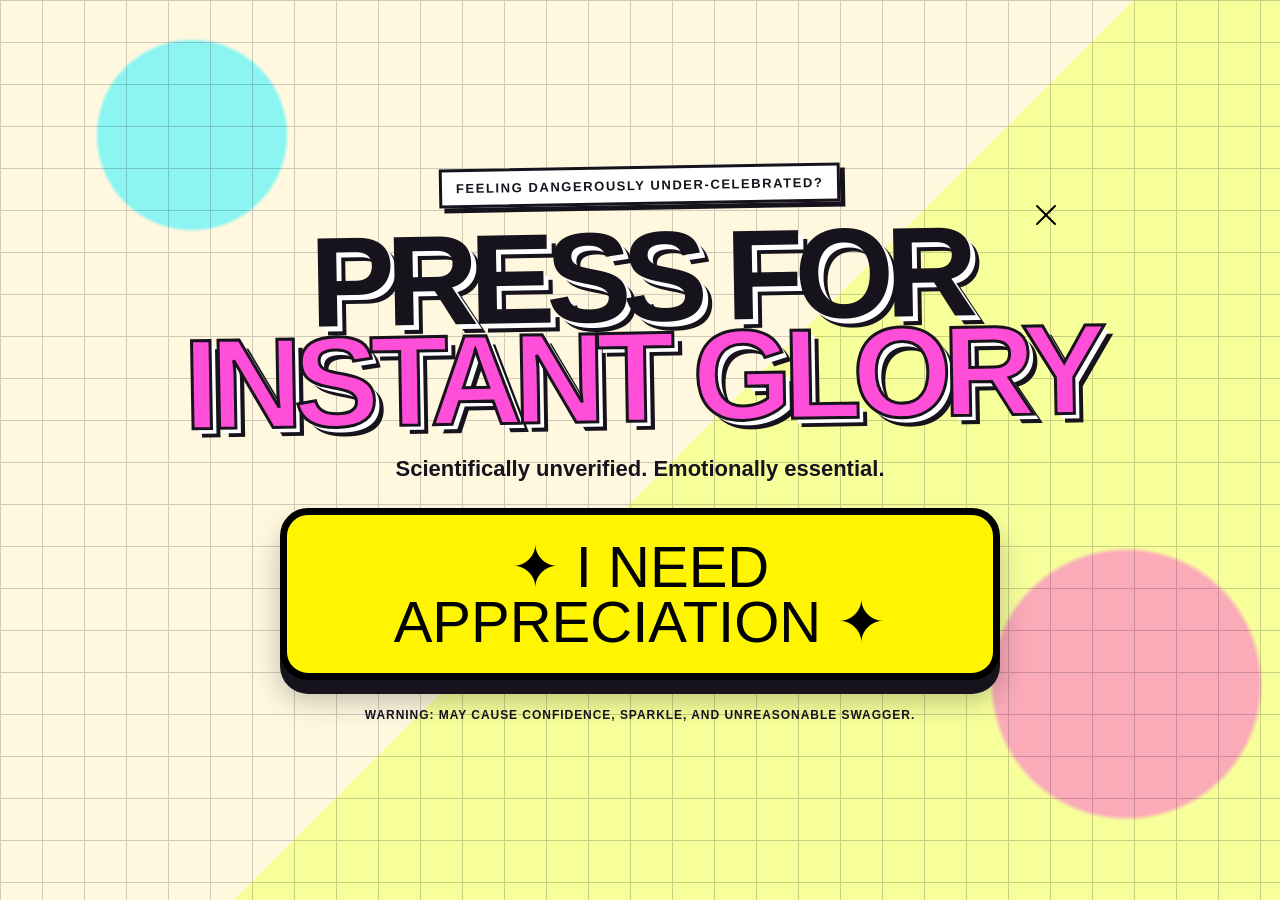
<file: appreciation.html>
<!doctype html>
<html lang="en">

<head>
  <meta charset="utf-8">
  <meta name="viewport" content="width=device-width,initial-scale=1">
  <title>I Need Appreciation</title>
  <style>
    :root {
      --ink: #17131c;
      --cream: #fff8df;
      --pink: #ff4fd8;
      --cyan: #2ef2ff;
      --yellow: #fff500
    }

    * {
      box-sizing: border-box
    }

    body {
      margin: 0;
      min-height: 100vh;
      overflow: hidden;
      background: radial-gradient(circle at 15% 15%, rgba(46, 242, 255, .55) 0 7%, transparent 7.3%), radial-gradient(circle at 88% 76%, rgba(255, 79, 216, .48) 0 10%, transparent 10.4%), linear-gradient(135deg, #fff8df 0 52%, #f7ff9b 52%);
      color: var(--ink);
      font-family: Arial Black, Impact, sans-serif
    }

    .page {
      min-height: 100vh;
      display: grid;
      place-items: center;
      padding: 40px 20px;
      position: relative
    }

    .page:before {
      content: "";
      position: absolute;
      inset: 0;
      opacity: .2;
      background-image: linear-gradient(var(--ink) 1px, transparent 1px), linear-gradient(90deg, var(--ink) 1px, transparent 1px);
      background-size: 42px 42px
    }

    .hero {
      position: relative;
      text-align: center;
      width: min(920px, 100%)
    }

    .tag {
      display: inline-block;
      padding: 9px 14px;
      border: 3px solid;
      background: white;
      box-shadow: 5px 5px 0;
      margin-bottom: 22px;
      font: 800 13px Arial;
      letter-spacing: .12em;
      transform: rotate(-1deg)
    }

    h1 {
      margin: 0;
      font-size: clamp(56px, 10vw, 128px);
      line-height: .78;
      letter-spacing: -.07em;
      text-shadow: 5px 5px white, 9px 9px var(--ink);
      transform: rotate(-1deg)
    }

    h1 span {
      color: var(--pink);
      -webkit-text-stroke: 3px var(--ink)
    }

    .sub {
      font: 800 clamp(16px, 2vw, 22px) Arial;
      margin: 30px 0 26px
    }

    #mainButton {
      width: min(720px, 94vw);
      min-height: 128px;
      padding: 24px 30px;
      border: 7px solid;
      border-radius: 28px;
      background: var(--yellow);
      box-shadow: 0 14px 0 var(--ink), 0 20px 28px #17131c44;
      cursor: pointer;
      font: inherit;
      font-size: clamp(27px, 4.8vw, 58px);
      line-height: .95;
      transition: .13s
    }

    #mainButton:hover {
      background: var(--cyan);
      transform: translateY(-5px) rotate(-.5deg);
      box-shadow: 0 19px 0 var(--ink)
    }

    #mainButton:active {
      transform: translateY(10px);
      box-shadow: 0 4px 0 var(--ink)
    }

    .warning {
      font: 700 12px Arial;
      letter-spacing: .08em;
      margin-top: 28px
    }

    .overlay {
      position: fixed;
      inset: 0;
      z-index: 10;
      display: none;
      place-items: center;
      padding: 20px;
      background: #17131ccc;
      backdrop-filter: blur(8px)
    }

    .overlay.show {
      display: grid;
      animation: arrive .25s
    }

    .card {
      position: relative;
      z-index: 3;
      width: min(650px, 94vw);
      max-height: 92vh;
      overflow: auto;
      padding: 25px;
      border: 7px solid;
      border-radius: 30px;
      background: var(--cream);
      text-align: center;
      box-shadow: 14px 14px var(--pink), 24px 24px var(--cyan);
      animation: pop .55s cubic-bezier(.2, 1.7, .4, 1)
    }

    .ribbon {
      display: inline-block;
      padding: 8px 13px;
      background: var(--yellow);
      border: 3px solid;
      font: 900 12px Arial;
      letter-spacing: .1em;
      margin-bottom: 17px
    }

    .gif {
      height: min(38vh, 320px);
      border: 5px solid;
      background: var(--pink);
      position: relative;
      display: grid;
      place-items: center;
      overflow: hidden
    }

    .gif:before {
      content: "👏👏👏";
      position: absolute;
      font-size: 68px
    }

    .gif img {
      position: relative;
      width: 100%;
      height: 100%;
      object-fit: cover
    }

    .card h2 {
      font-size: clamp(28px, 5vw, 50px);
      line-height: .93;
      letter-spacing: -.045em;
      margin: 22px 0 10px
    }

    .card p {
      font: 700 15px Arial
    }

    .card button {
      padding: 14px 22px;
      border: 4px solid;
      border-radius: 999px;
      background: var(--cyan);
      box-shadow: 5px 5px var(--ink);
      cursor: pointer;
      font: 900 18px Arial
    }

    .confetti,
    .claps {
      position: absolute;
      inset: 0;
      overflow: hidden;
      pointer-events: none
    }

    .confetti i {
      position: absolute;
      top: -25px;
      width: 12px;
      height: 22px;
      border: 2px solid;
      animation: fall var(--d) var(--delay) linear both
    }

    .claps span {
      position: absolute;
      top: -90px;
      font-size: 55px;
      animation: clapfall 2.8s var(--delay) ease-in both
    }

    @keyframes arrive {
      from {
        opacity: 0
      }
    }

    @keyframes pop {
      from {
        opacity: 0;
        transform: scale(.45) rotate(8deg)
      }
    }

    @keyframes fall {
      to {
        transform: translateY(115vh) rotate(720deg)
      }
    }

    @keyframes clapfall {
      to {
        transform: translateY(120vh) rotate(35deg)
      }
    }

    @media(max-width:600px) {
      .page {
        padding-top: 70px
      }

      h1 {
        line-height: .86
      }

      .card {
        padding: 18px;
        box-shadow: 8px 8px var(--pink), 14px 14px var(--cyan)
      }

      .gif {
        height: 250px
      }

    }

    #close {
      position: absolute;
      top: 2rem;
      right: 2rem;
      background-color: transparent;
      border: none;
    }

    
  </style>
</head>

<body>
  <main class="page">
    <section class="hero">
      <button id="close" onclick="redirectBack()">
        <svg xmlns="http://www.w3.org/2000/svg" width="32" height="32" fill="#000000" viewBox="0 0 256 256">
          <path
            d="M205.66,194.34a8,8,0,0,1-11.32,11.32L128,139.31,61.66,205.66a8,8,0,0,1-11.32-11.32L116.69,128,50.34,61.66A8,8,0,0,1,61.66,50.34L128,116.69l66.34-66.35a8,8,0,0,1,11.32,11.32L139.31,128Z">
          </path>
        </svg>
      </button>
      <div class="tag">FEELING DANGEROUSLY UNDER-CELEBRATED?</div>
      <h1>PRESS FOR<br><span>INSTANT GLORY</span></h1>
      <p class="sub">Scientifically unverified. Emotionally essential.</p><button id="mainButton">✦ I NEED APPRECIATION
        ✦</button>
      <p class="warning">WARNING: MAY CAUSE CONFIDENCE, SPARKLE, AND UNREASONABLE SWAGGER.</p>
    </section>
  </main>
  <div class="overlay" id="overlay" aria-live="polite">
    <div class="confetti" id="confetti"></div>
    <div class="claps" id="claps"></div>
    <section class="card">
      <div class="ribbon" id="ribbon">OFFICIAL VERDICT</div>
      <div class="gif"><img id="gif" alt="Enthusiastic animated applause"></div>
      <h2 id="message"></h2>
      <p>Absolutely everybody agrees. No further questions.</p><button id="encore">ENCORE! ENCORE!</button>
    </section>
  </div>
  <script>
    const compliments = ["A LEGEND HAS REQUESTED RECOGNITION.", "HONESTLY? ICONIC BEHAVIOUR.", "YOUR TALENT HAS BEEN REPORTED TO THE AUTHORITIES.", "THE CROWD IS LOSING ITS TINY MIND.", "SOMEONE GET THIS GENIUS A CAPE.", "YOU DID THE THING. MAGNIFICENTLY.", "BREAKING NEWS: YOU ARE CRUSHING IT."];
    const gifs = ["https://media1.tenor.com/m/Y9g5HkKGldEAAAAd/%E6%89%8B%E3%82%92%E3%81%9F%E3%81%9F%E3%81%8F-%E6%8B%8D%E6%89%8B.gif", "https://media1.tenor.com/m/BCFxFPGds_YAAAAd/family-guy-peter-griffin.gif"]; let count = 0;
    function applause() { const AC = window.AudioContext || window.webkitAudioContext; if (!AC) return; const c = new AC; for (let n = 0; n < 12; n++) { const b = c.createBuffer(1, c.sampleRate * .07, c.sampleRate), d = b.getChannelData(0); for (let i = 0; i < d.length; i++)d[i] = (Math.random() * 2 - 1) * Math.pow(1 - i / d.length, 3); const s = c.createBufferSource(), f = c.createBiquadFilter(), g = c.createGain(); f.type = "bandpass"; f.frequency.value = 1200 + Math.random() * 900; g.gain.value = .2; s.buffer = b; s.connect(f).connect(g).connect(c.destination); s.start(c.currentTime + n * .055 + Math.random() * .04) } setTimeout(() => c.close(), 1600) }
    function celebrate() { count++; document.querySelector(".card").style.animation = "none"; void document.querySelector(".card").offsetWidth; document.querySelector(".card").style.animation = ""; document.getElementById("message").textContent = compliments[(count - 1) % compliments.length]; document.getElementById("gif").src = gifs[(count - 1) % gifs.length]; document.getElementById("ribbon").textContent = "OFFICIAL VERDICT #" + count; document.getElementById("overlay").classList.add("show"); document.getElementById("mainButton").textContent = "✦ I NEED MORE APPRECIATION ✦"; const colors = ["#fff500", "#ff4fd8", "#2ef2ff", "#9dff32", "#ff7a00"], box = document.getElementById("confetti"), claps = document.getElementById("claps"); box.innerHTML = ""; claps.innerHTML = ""; for (let i = 0; i < 90; i++) { const p = document.createElement("i"); p.style.left = Math.random() * 100 + "%"; p.style.background = colors[i % colors.length]; p.style.setProperty("--delay", Math.random() * .6 + "s"); p.style.setProperty("--d", 1.7 + Math.random() * 1.6 + "s"); box.appendChild(p) } for (let i = 0; i < 16; i++) { const p = document.createElement("span"); p.textContent = "👏"; p.style.left = i * 6.25 + 1 + "%"; p.style.setProperty("--delay", i * .07 + "s"); claps.appendChild(p) } applause() }
    document.getElementById("mainButton").onclick = celebrate;
    document.getElementById("encore").onclick = celebrate;

    let timer;
    window.addEventListener('click', () => {
      clearTimeout(timer);
      timer = setTimeout(() => {
        redirectBack();
      }, 5000);
    });


    function redirectBack() {
      window.location.href = "http://127.0.0.1:5000";
    }
  </script>
</body>

</html>
</file>
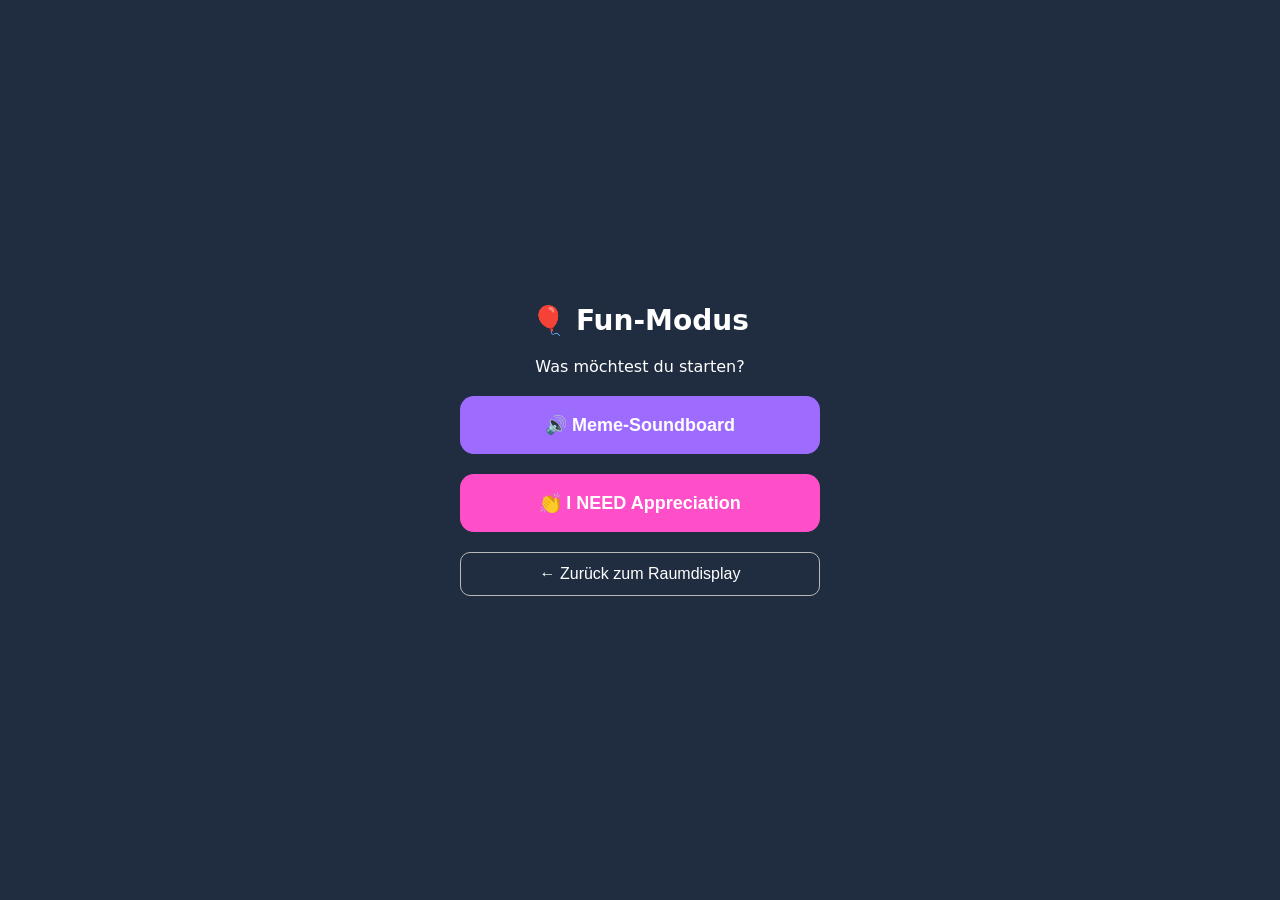
<file: fun.html>
<!DOCTYPE html>
<html lang="de">
<head>
<meta charset="UTF-8">
<meta name="viewport" content="width=device-width, initial-scale=1.0, maximum-scale=1.0, user-scalable=no">
<meta name="mobile-web-app-capable" content="yes">
<meta name="apple-mobile-web-app-capable" content="yes">
<title>Fun-Modus</title>
<link rel="apple-touch-icon" href="./icon-192.png">

<style>
  * {
    box-sizing: border-box;
    margin: 0;
    padding: 0;
  }

  html, body {
    width: 100%;
    height: 100%;
    overflow: hidden;
  }

  body {
    background: #202D41;
    color: #FFFFFF;
    font-family: -apple-system, "Segoe UI", Roboto, system-ui, sans-serif;
    display: flex;
    flex-direction: column;
    align-items: center;
    justify-content: center;
    gap: 20px;
    padding: 20px;
    text-align: center;
    -webkit-user-select: none;
    user-select: none;
  }

  h1 {
    font-size: 28px;
  }

  .menu-button {
    width: min(360px, 90vw);
    padding: 18px 24px;
    border: none;
    border-radius: 14px;
    color: #FFFFFF;
    font-size: 18px;
    font-weight: 700;
    cursor: pointer;
  }

  #soundboardBtn {
    background: #9D6CFF;
  }

  #appreciationBtn {
    background: #FF4FC8;
  }

  #backBtn {
    width: min(360px, 90vw);
    background: transparent;
    border: 1px solid #B8B8B8;
    color: #FFFFFF;
    padding: 12px 24px;
    border-radius: 10px;
    cursor: pointer;
    font-size: 16px;
  }

  button:active {
    transform: scale(0.97);
  }
</style>
</head>

<body>

  <h1>🎈 Fun-Modus</h1>
  <p>Was möchtest du starten?</p>

  <button id="soundboardBtn" class="menu-button">
    🔊 Meme-Soundboard
  </button>

  <button id="appreciationBtn" class="menu-button">
    👏 I NEED Appreciation
  </button>

  <button id="backBtn">
    ← Zurück zum Raumdisplay
  </button>

<script>
  async function enterFullscreen() {
    if (document.fullscreenElement || document.webkitFullscreenElement) {
      return;
    }

    try {
      const element = document.documentElement;

      if (element.requestFullscreen) {
        await element.requestFullscreen();
      } else if (element.webkitRequestFullscreen) {
        element.webkitRequestFullscreen();
      }
    } catch (error) {
      // Browsers may block fullscreen until the first user interaction.
    }
  }

  const goToIndex = () => {
    window.location.href = "./index.html";
  };

  document.getElementById("soundboardBtn").addEventListener("click", () => {
    window.location.href = "./meme-soundboard.html";
  });

  document.getElementById("appreciationBtn").addEventListener("click", () => {
    window.location.href = "./appreciation.html";
  });

  document.getElementById("backBtn").addEventListener("click", goToIndex);

  let inactivityTimer;

  function resetInactivityTimer() {
    clearTimeout(inactivityTimer);
    inactivityTimer = setTimeout(goToIndex, 10000);
  }

  ["pointerdown", "mousemove", "touchstart", "keydown"].forEach(eventName => {
    document.addEventListener(eventName, resetInactivityTimer, { passive: true });
  });

  // Try fullscreen immediately.
  window.addEventListener("load", enterFullscreen);

  // Fallback: enter fullscreen on the first interaction if the browser blocked it.
  document.addEventListener("pointerdown", enterFullscreen, {
    once: true,
    passive: true
  });
  
  async function enterFullscreen() {
    if (document.fullscreenElement) return;

    try {
      await document.documentElement.requestFullscreen();
    } catch (error) {
      console.log("Fullscreen was blocked:", error);
    }
  }

  document.addEventListener("pointerdown", enterFullscreen, {
    once: true,
    capture: true
  });
  resetInactivityTimer();
</script>

</body>
</html>
</file>
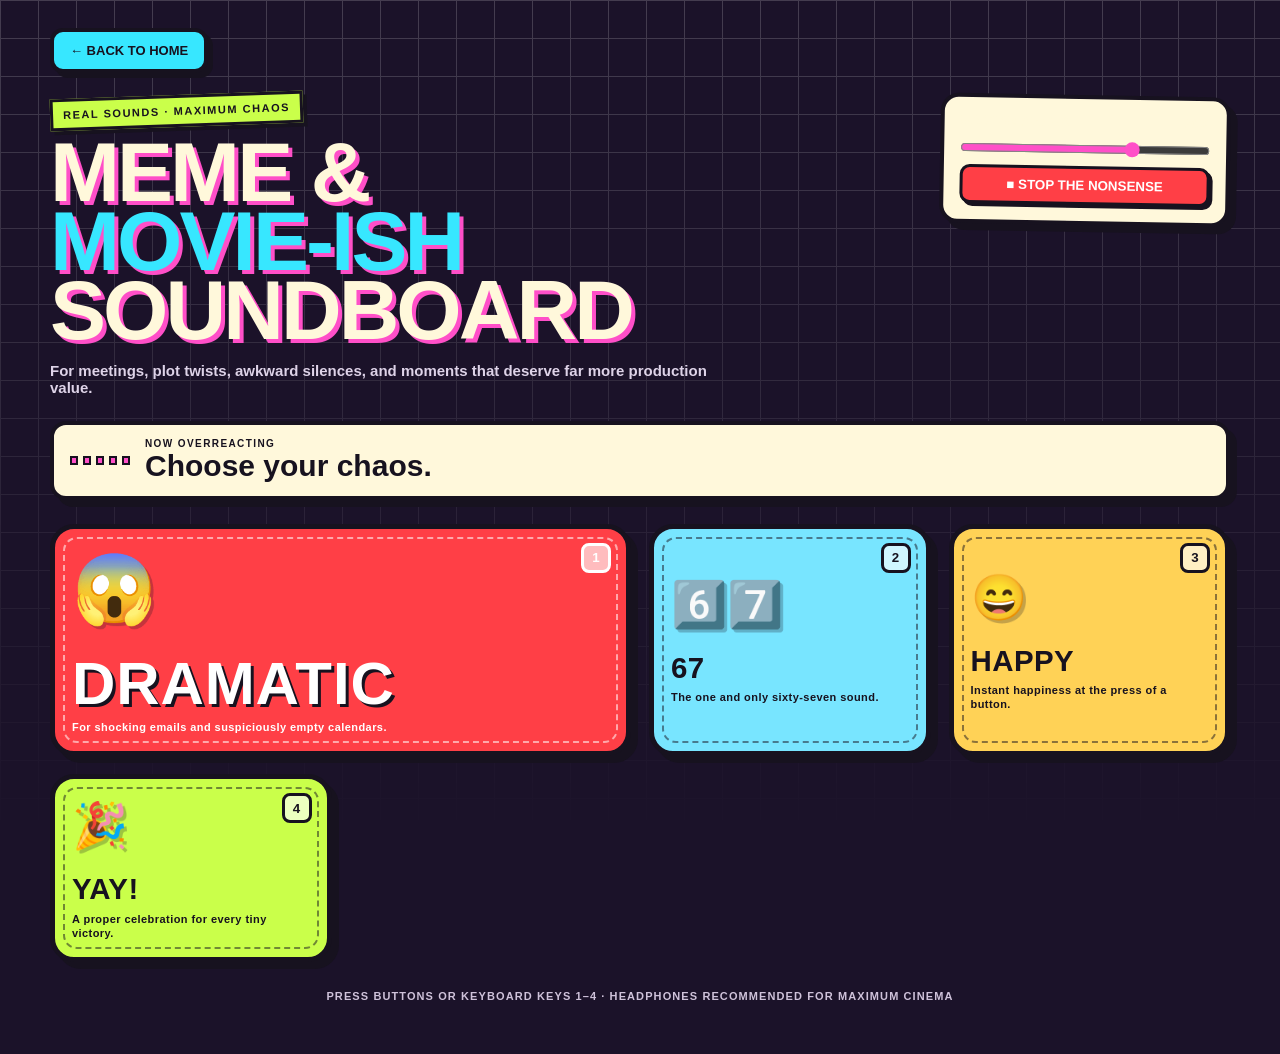
<file: meme-soundboard.html>
<!doctype html>
<html lang="en">
<head>
  <meta charset="utf-8">
  <meta name="viewport" content="width=device-width,initial-scale=1">
  <title>Meme & Movie-ish Soundboard</title>
  <style>
    :root{--ink:#17121f;--paper:#fff8db;--lime:#caff4a;--pink:#ff4fc8;--cyan:#37e7ff;--orange:#ff8c42;--purple:#9d6cff;--red:#ff3f46;--shadow:7px 7px 0 var(--ink)}
    *{box-sizing:border-box}html{min-height:100%}body{margin:0;min-height:100vh;background:#1b1229;color:var(--ink);font-family:Arial,Helvetica,sans-serif;overflow-x:hidden}
    body:before{content:"";position:fixed;inset:0;pointer-events:none;opacity:.18;background-image:linear-gradient(#fff 1px,transparent 1px),linear-gradient(90deg,#fff 1px,transparent 1px);background-size:38px 38px;mask-image:linear-gradient(#000,transparent 95%)}
    .shell{position:relative;width:min(1180px,calc(100% - 28px));margin:0 auto;padding:28px 0 52px}
    .back-button{display:inline-flex;align-items:center;gap:8px;margin-bottom:22px;padding:11px 16px;border:4px solid var(--ink);border-radius:13px;background:var(--cyan);color:var(--ink);box-shadow:5px 5px 0 var(--ink);font-weight:900;font-size:13px;cursor:pointer;transition:transform .13s ease,box-shadow .13s ease}.back-button:hover{transform:translateY(-3px);box-shadow:7px 8px 0 var(--ink)}.back-button:active{transform:translate(4px,4px);box-shadow:1px 1px 0 var(--ink)}
    header{display:flex;align-items:flex-start;justify-content:space-between;gap:24px;margin-bottom:25px;color:var(--paper)}
    .kicker{display:inline-block;margin-bottom:11px;padding:7px 10px;border:3px solid var(--ink);background:var(--lime);color:var(--ink);box-shadow:4px 4px 0 var(--ink);font-weight:900;font-size:11px;letter-spacing:.14em;transform:rotate(-2deg)}
    h1{margin:0;font:900 clamp(42px,7vw,84px)/.82 Impact,"Arial Black",sans-serif;letter-spacing:-.035em;text-transform:uppercase;text-shadow:4px 4px 0 var(--pink)}
    h1 span{color:var(--cyan)}.subtitle{max-width:660px;margin:17px 0 0;color:#ded3e8;font-weight:700;font-size:15px}
    .master{width:min(290px,100%);padding:16px;border:4px solid var(--ink);border-radius:18px;background:var(--paper);box-shadow:var(--shadow);transform:rotate(1deg)}
    .master label{display:flex;justify-content:space-between;font-weight:900;font-size:12px;letter-spacing:.08em}.master input{width:100%;margin:12px 0 9px;accent-color:var(--pink)}
    #stopBtn{width:100%;padding:9px;border:3px solid var(--ink);border-radius:10px;background:var(--red);color:white;font-weight:900;cursor:pointer;box-shadow:3px 3px 0 var(--ink)}
    .status{display:flex;align-items:center;gap:15px;margin:0 0 24px;padding:13px 16px;border:4px solid var(--ink);border-radius:16px;background:var(--paper);box-shadow:var(--shadow)}
    .now{min-width:0;flex:1}.now small{display:block;font-weight:900;font-size:10px;letter-spacing:.14em}.now strong{display:block;white-space:nowrap;overflow:hidden;text-overflow:ellipsis;font-size:clamp(18px,3vw,30px)}
    .equalizer{display:flex;align-items:center;height:44px;gap:5px}.equalizer i{display:block;width:8px;height:9px;border:2px solid var(--ink);background:var(--pink);transform-origin:bottom}.status.playing .equalizer i{animation:bounce .45s ease-in-out infinite alternate}.status.playing .equalizer i:nth-child(2){animation-delay:-.18s}.status.playing .equalizer i:nth-child(3){animation-delay:-.32s}.status.playing .equalizer i:nth-child(4){animation-delay:-.08s}.status.playing .equalizer i:nth-child(5){animation-delay:-.26s}
    .board{display:grid;grid-template-columns:repeat(4,1fr);gap:18px}.pad{position:relative;min-height:180px;padding:20px 17px 17px;border:5px solid var(--ink);border-radius:24px;background:var(--pad);color:var(--ink);box-shadow:var(--shadow);cursor:pointer;text-align:left;transition:transform .13s ease,box-shadow .13s ease;overflow:hidden}.pad:before{content:"";position:absolute;inset:8px;border:2px dashed rgba(23,18,31,.5);border-radius:14px;pointer-events:none}.pad:hover{transform:translateY(-5px) rotate(-1deg);box-shadow:11px 13px 0 var(--ink)}.pad:active,.pad.active{transform:translate(6px,6px) scale(.98);box-shadow:1px 1px 0 var(--ink)}
    .pad .key{position:absolute;top:14px;right:15px;width:30px;height:30px;display:grid;place-items:center;border:3px solid;border-radius:8px;background:rgba(255,255,255,.65);font-weight:900}.emoji{display:block;margin-bottom:24px;font-size:45px;filter:drop-shadow(3px 3px 0 rgba(23,18,31,.25))}.pad strong{display:block;font:900 clamp(20px,2.3vw,30px)/.9 Impact,"Arial Black",sans-serif;letter-spacing:.015em;text-transform:uppercase}.pad small{display:block;margin-top:10px;font-weight:800;font-size:11px;line-height:1.25;letter-spacing:.04em}
    .pad.dramatic{grid-column:span 2;min-height:230px;background:var(--red);color:white}.pad.dramatic:before{border-color:rgba(255,255,255,.55)}.pad.dramatic .emoji{font-size:68px;margin-bottom:28px}.pad.dramatic strong{font-size:clamp(36px,5vw,60px);text-shadow:3px 3px 0 var(--ink)}
    footer{margin-top:28px;color:#cfc2da;text-align:center;font-weight:800;font-size:11px;letter-spacing:.1em;text-transform:uppercase}
    .drama-overlay{position:fixed;inset:0;z-index:20;display:none;place-items:center;background:radial-gradient(circle,rgba(255,63,70,.4),rgba(8,3,15,.93));pointer-events:none}.drama-overlay.show{display:grid;animation:flash .22s ease-out}.drama-overlay div{color:white;text-align:center;font:900 clamp(55px,12vw,160px)/.76 Impact,sans-serif;text-transform:uppercase;text-shadow:8px 8px 0 #000;animation:zoom .9s cubic-bezier(.1,1.4,.2,1) both}.drama-overlay span{display:block;color:var(--lime);font-size:.45em;margin-top:.25em}
    @keyframes bounce{to{height:42px;background:var(--cyan)}}@keyframes flash{from{background:white}}@keyframes zoom{from{opacity:0;transform:scale(.25) rotate(-8deg)}to{opacity:1;transform:scale(1) rotate(0)}}
    @media(max-width:900px){header{flex-direction:column}.master{width:100%;transform:none}.board{grid-template-columns:repeat(2,1fr)}.pad.dramatic{grid-column:span 2}}
    @media(max-width:540px){.shell{width:min(100% - 18px,1180px);padding-top:18px}.board{gap:12px}.pad{min-height:155px;padding:16px 13px}.pad.dramatic{min-height:195px}.emoji{font-size:36px;margin-bottom:20px}.pad small{font-size:9px}.status{box-shadow:4px 4px 0 var(--ink)}}
    @media(prefers-reduced-motion:reduce){*{animation-duration:.01ms!important;animation-iteration-count:1!important;transition:none!important}}
  </style>
</head>
<body>
  <main class="shell">
    <button class="back-button" id="backButton" type="button">← BACK TO HOME</button>
    <header>
      <div><div class="kicker">REAL SOUNDS · MAXIMUM CHAOS</div><h1>MEME &<br><span>MOVIE-ISH</span><br>SOUNDBOARD</h1><p class="subtitle">For meetings, plot twists, awkward silences, and moments that deserve far more production value.</p></div>
      <aside class="master"><label for="volume"><span>MASTER DRAMA</span><span id="volumeText">70%</span></label><input id="volume" type="range" min="0" max="100" value="70"><button id="stopBtn" type="button">■ STOP THE NONSENSE</button></aside>
    </header>
    <section class="status" id="status" aria-live="polite"><div class="equalizer" aria-hidden="true"><i></i><i></i><i></i><i></i><i></i></div><div class="now"><small>NOW OVERREACTING</small><strong id="nowPlaying">Choose your chaos.</strong></div></section>
    <section class="board" aria-label="Sound effects">
      <button class="pad dramatic" style="--pad:#ff3f46" data-sound="dramatic"><span class="key">1</span><span class="emoji">😱</span><strong>Dramatic</strong><small>For shocking emails and suspiciously empty calendars.</small></button>
      <button class="pad" style="--pad:#78e5ff" data-sound="sixtySeven"><span class="key">2</span><span class="emoji">6️⃣7️⃣</span><strong>67</strong><small>The one and only sixty-seven sound.</small></button>
      <button class="pad" style="--pad:#ffd256" data-sound="happy"><span class="key">3</span><span class="emoji">😄</span><strong>Happy</strong><small>Instant happiness at the press of a button.</small></button>
      <button class="pad" style="--pad:#caff4a" data-sound="yay"><span class="key">4</span><span class="emoji">🎉</span><strong>Yay!</strong><small>A proper celebration for every tiny victory.</small></button>
    </section>
    <footer>Press buttons or keyboard keys 1–4 · headphones recommended for maximum cinema</footer>
  </main>
  <div class="drama-overlay" id="dramaOverlay"><div>DUN DUN<span>DUUUUN!</span></div></div>
  <script>
    let volume=.7,visualTimer=null;
    let inactivityTimer=null;
    const active=new Set();
    const status=document.getElementById('status'),nowPlaying=document.getElementById('nowPlaying'),overlay=document.getElementById('dramaOverlay');
    const names={dramatic:'😱 DRAMATIC',sixtySeven:'6️⃣7️⃣ 67',happy:'😄 HAPPY',yay:'🎉 YAY!'};
    const files={dramatic:'sounds/dramatic.mp3',sixtySeven:'sounds/67.mp3',happy:'sounds/happy.mp3',yay:'sounds/yay.mp3'};
    function play(name,button){
      const audio=new Audio(files[name]);
      audio.volume=volume;
      active.add(audio);
      audio.addEventListener('ended',()=>active.delete(audio));
      audio.addEventListener('error',()=>{active.delete(audio);nowPlaying.textContent='Sound file not found.';status.classList.remove('playing')});
      audio.play();
      if(name==='dramatic'){overlay.classList.add('show');setTimeout(()=>overlay.classList.remove('show'),1650)}
      document.querySelectorAll('.pad').forEach(p=>p.classList.remove('active'));
      button?.classList.add('active');
      setTimeout(()=>button?.classList.remove('active'),230);
      nowPlaying.textContent=names[name];
      status.classList.add('playing');
      clearTimeout(visualTimer);
      visualTimer=setTimeout(()=>status.classList.remove('playing'),name==='dramatic'?3100:1700);
    }
    document.querySelectorAll('.pad').forEach(button=>button.addEventListener('click',()=>play(button.dataset.sound,button)));
    document.addEventListener('keydown',event=>{if(event.repeat)return;const button=document.querySelectorAll('.pad')[Number(event.key)-1];if(button)play(button.dataset.sound,button)});
    document.getElementById('volume').addEventListener('input',event=>{const value=Number(event.target.value);volume=value/100;active.forEach(audio=>audio.volume=volume);document.getElementById('volumeText').textContent=value+'%'});
    document.getElementById('stopBtn').addEventListener('click',()=>{active.forEach(audio=>{audio.pause();audio.currentTime=0});active.clear();status.classList.remove('playing');nowPlaying.textContent='Silence restored. Temporarily.';overlay.classList.remove('show')});
    function goToIndex(){window.location.href='index.html'}
    function resetInactivityTimer(){
      clearTimeout(inactivityTimer);
      inactivityTimer=setTimeout(goToIndex,20000);
    }
    document.getElementById('backButton').addEventListener('click',goToIndex);
    ['click','keydown','pointermove','touchstart','scroll'].forEach(eventName=>{
      document.addEventListener(eventName,resetInactivityTimer,{passive:true});
    });
    resetInactivityTimer();
  </script>
</body>
</html>
</file>
